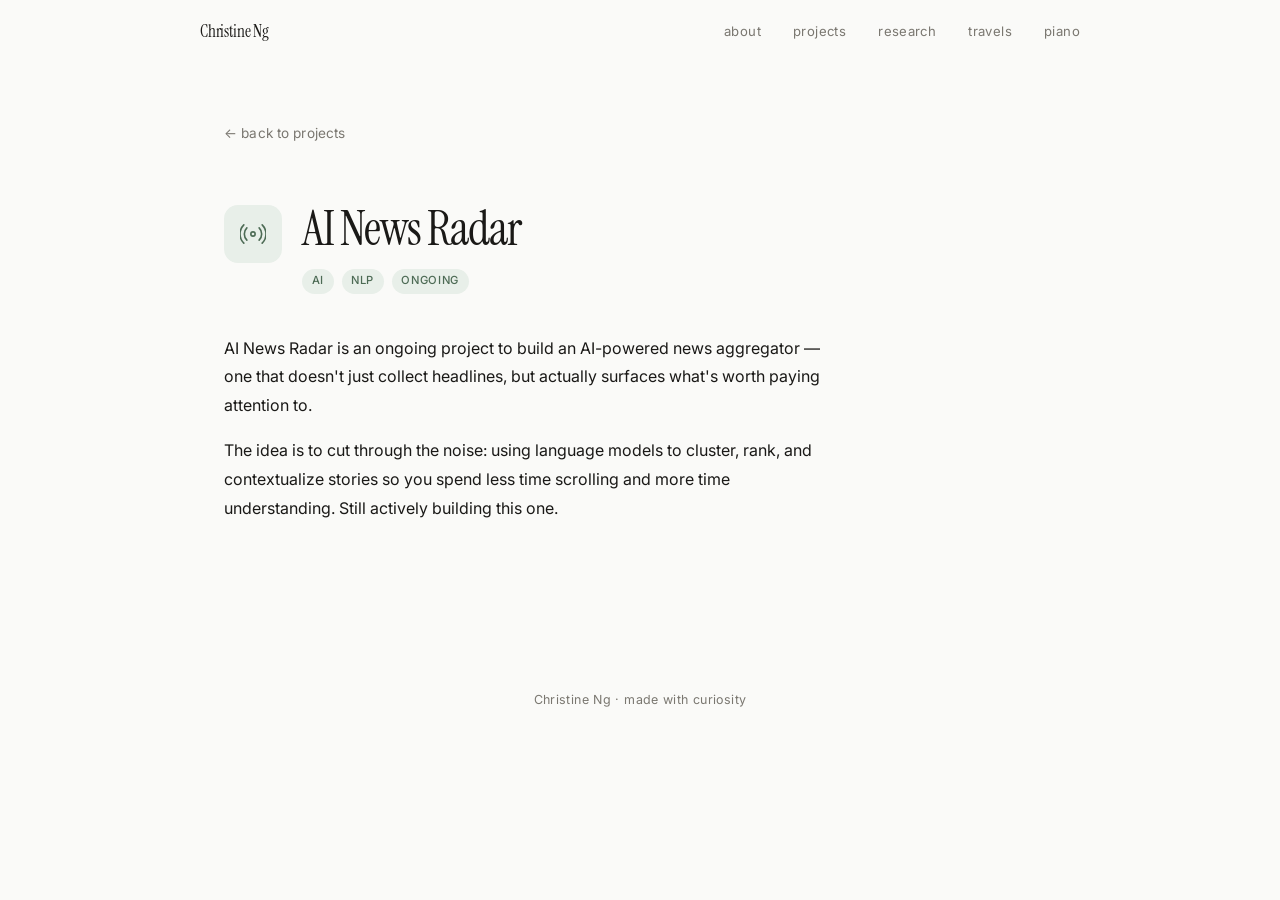
<file: projects/ai-news-radar.html>
<!DOCTYPE html>
<html lang="en">
<head>
  <meta charset="UTF-8">
  <meta name="viewport" content="width=device-width, initial-scale=1.0">
  <title>AI News Radar · Christine Ng</title>
  <link rel="preconnect" href="https://fonts.googleapis.com">
  <link rel="preconnect" href="https://fonts.gstatic.com" crossorigin>
  <link href="https://fonts.googleapis.com/css2?family=Instrument+Serif:ital@0;1&family=Inter:wght@300;400;500&display=swap" rel="stylesheet">
  <link rel="stylesheet" href="../style.css">
</head>
<body>

  <nav>
    <a href="../index.html" class="nav-name">Christine Ng</a>
    <div class="nav-links">
      <a href="../index.html#about">about</a>
      <a href="../index.html#projects">projects</a>
      <a href="../index.html#research">research</a>
      <a href="../index.html#travels">travels</a>
      <a href="../index.html#piano">piano</a>
    </div>
  </nav>

  <main>
    <div class="project-detail">

      <a href="../index.html#projects" class="back-link">← back to projects</a>

      <div class="project-detail-header">
        <div class="project-detail-icon">
          <svg viewBox="0 0 24 24" fill="none" stroke-width="1.5" stroke-linecap="round" stroke-linejoin="round">
            <circle cx="12" cy="12" r="2"/>
            <path d="M6.34 17.66a8 8 0 0 1 0-11.31"/>
            <path d="M17.66 6.34a8 8 0 0 1 0 11.31"/>
            <path d="M3.51 20.49a12 12 0 0 1 0-16.97"/>
            <path d="M20.49 3.51a12 12 0 0 1 0 16.97"/>
          </svg>
        </div>
        <div>
          <h1 class="project-detail-title">AI News Radar</h1>
          <div class="project-tags">
            <span class="project-tag">AI</span>
            <span class="project-tag">NLP</span>
            <span class="project-tag">Ongoing</span>
          </div>
        </div>
      </div>

      <div class="project-detail-body">
        <p>AI News Radar is an ongoing project to build an AI-powered news aggregator — one that doesn't just collect headlines, but actually surfaces what's worth paying attention to.</p>
        <p>The idea is to cut through the noise: using language models to cluster, rank, and contextualize stories so you spend less time scrolling and more time understanding. Still actively building this one.</p>
      </div>

    </div>
  </main>

  <footer>
    <p>Christine Ng &middot; made with curiosity</p>
  </footer>

  <script>
    const nav = document.querySelector('nav');
    window.addEventListener('scroll', () => {
      nav.classList.toggle('scrolled', window.scrollY > 10);
    }, { passive: true });
  </script>

</body>
</html>
</file>
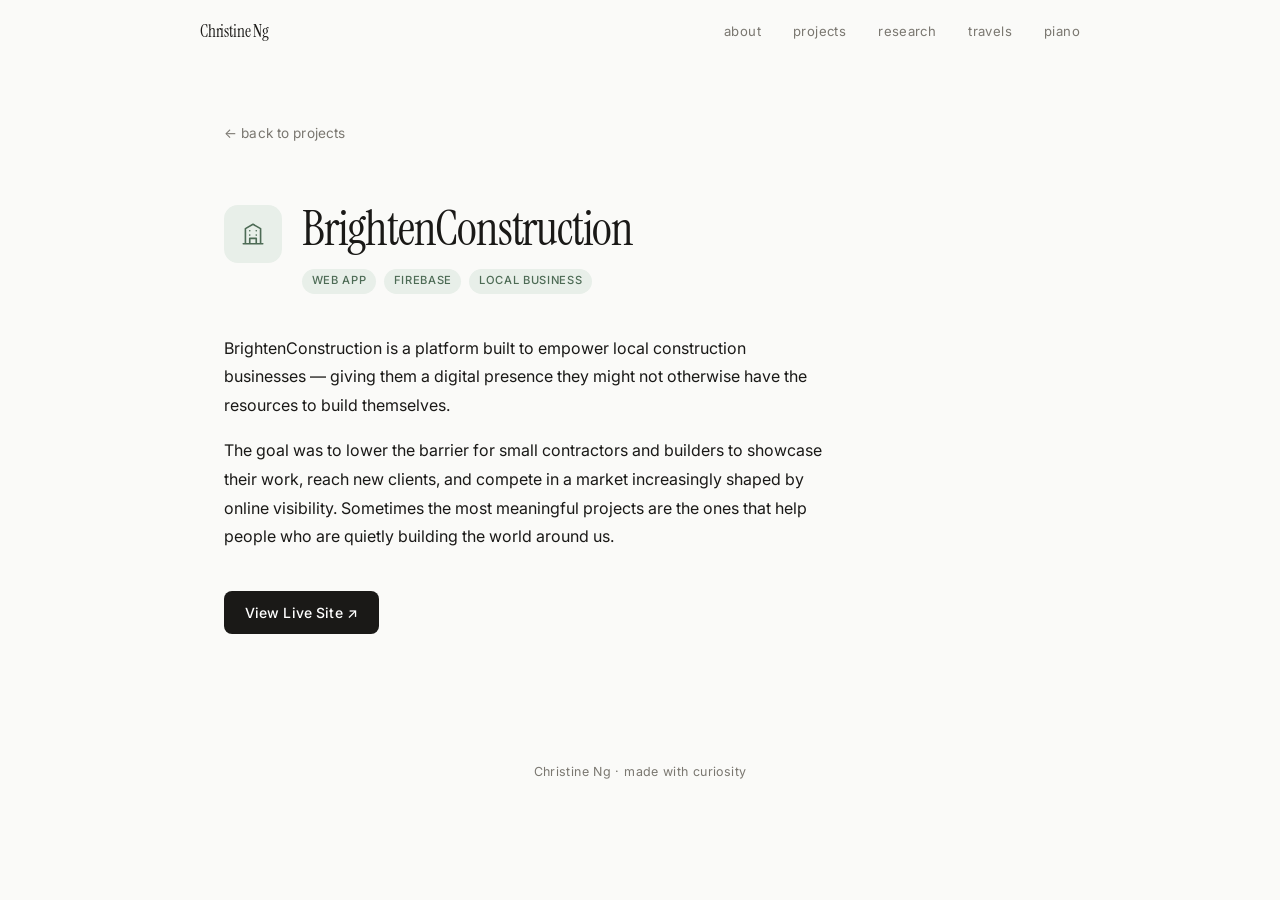
<file: projects/brighten-construction.html>
<!DOCTYPE html>
<html lang="en">
<head>
  <meta charset="UTF-8">
  <meta name="viewport" content="width=device-width, initial-scale=1.0">
  <title>BrightenConstruction · Christine Ng</title>
  <link rel="preconnect" href="https://fonts.googleapis.com">
  <link rel="preconnect" href="https://fonts.gstatic.com" crossorigin>
  <link href="https://fonts.googleapis.com/css2?family=Instrument+Serif:ital@0;1&family=Inter:wght@300;400;500&display=swap" rel="stylesheet">
  <link rel="stylesheet" href="../style.css">
</head>
<body>

  <nav>
    <a href="../index.html" class="nav-name">Christine Ng</a>
    <div class="nav-links">
      <a href="../index.html#about">about</a>
      <a href="../index.html#projects">projects</a>
      <a href="../index.html#research">research</a>
      <a href="../index.html#travels">travels</a>
      <a href="../index.html#piano">piano</a>
    </div>
  </nav>

  <main>
    <div class="project-detail">

      <a href="../index.html#projects" class="back-link">← back to projects</a>

      <div class="project-detail-header">
        <div class="project-detail-icon">
          <svg viewBox="0 0 24 24" fill="none" stroke-width="1.5" stroke-linecap="round" stroke-linejoin="round">
            <path d="M3 21h18M5 21V7l7-4 7 4v14M9 21v-5h6v5"/>
            <path d="M9 9h.01M15 9h.01M9 13h.01M15 13h.01"/>
          </svg>
        </div>
        <div>
          <h1 class="project-detail-title">BrightenConstruction</h1>
          <div class="project-tags">
            <span class="project-tag">Web App</span>
            <span class="project-tag">Firebase</span>
            <span class="project-tag">Local Business</span>
          </div>
        </div>
      </div>

      <div class="project-detail-body">
        <p>BrightenConstruction is a platform built to empower local construction businesses — giving them a digital presence they might not otherwise have the resources to build themselves.</p>
        <p>The goal was to lower the barrier for small contractors and builders to showcase their work, reach new clients, and compete in a market increasingly shaped by online visibility. Sometimes the most meaningful projects are the ones that help people who are quietly building the world around us.</p>
      </div>

      <a href="https://brighten-construction.web.app/" target="_blank" rel="noopener noreferrer" class="live-link">
        View Live Site ↗
      </a>

    </div>
  </main>

  <footer>
    <p>Christine Ng &middot; made with curiosity</p>
  </footer>

  <script>
    const nav = document.querySelector('nav');
    window.addEventListener('scroll', () => {
      nav.classList.toggle('scrolled', window.scrollY > 10);
    }, { passive: true });
  </script>

</body>
</html>
</file>
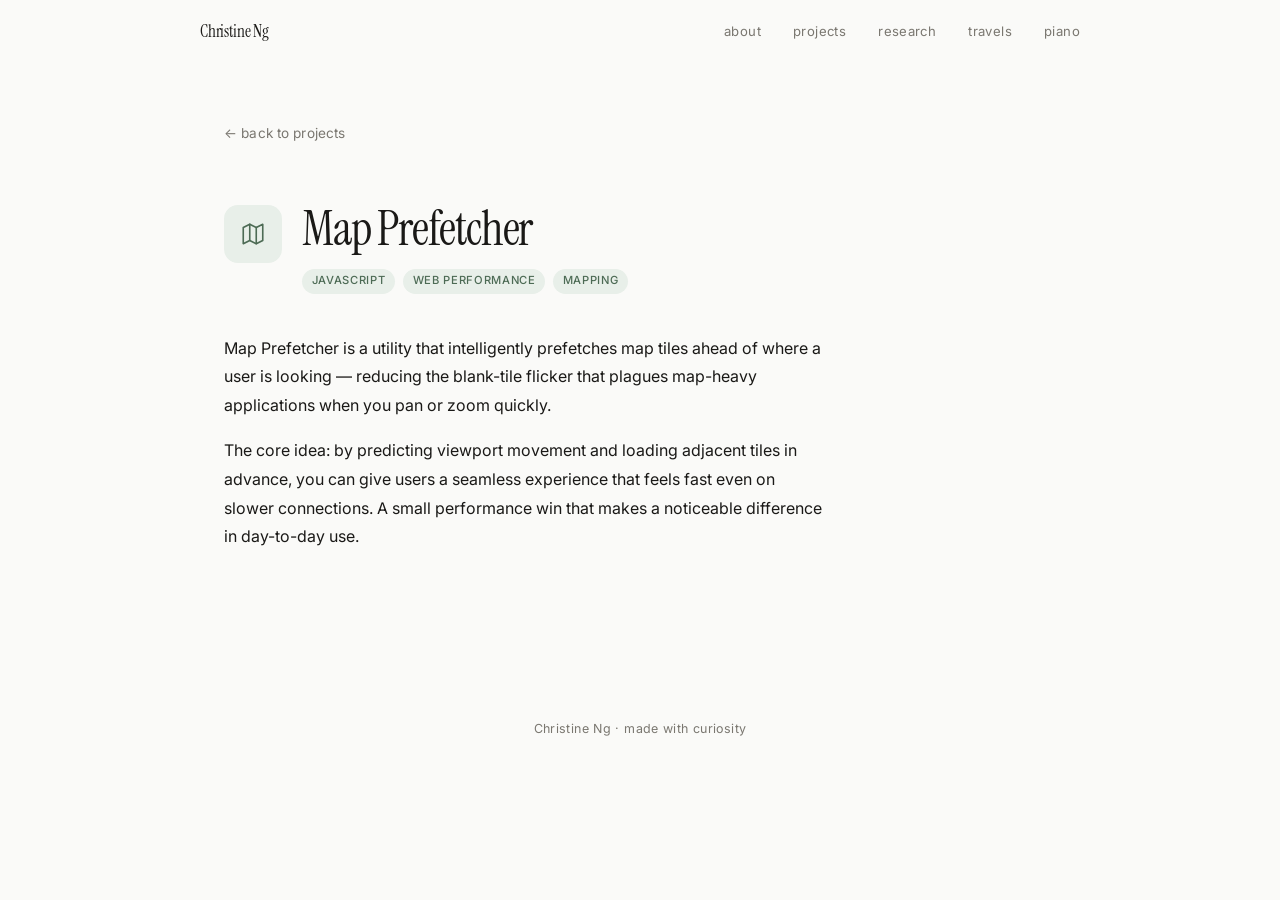
<file: projects/map-prefetcher.html>
<!DOCTYPE html>
<html lang="en">
<head>
  <meta charset="UTF-8">
  <meta name="viewport" content="width=device-width, initial-scale=1.0">
  <title>Map Prefetcher · Christine Ng</title>
  <link rel="preconnect" href="https://fonts.googleapis.com">
  <link rel="preconnect" href="https://fonts.gstatic.com" crossorigin>
  <link href="https://fonts.googleapis.com/css2?family=Instrument+Serif:ital@0;1&family=Inter:wght@300;400;500&display=swap" rel="stylesheet">
  <link rel="stylesheet" href="../style.css">
</head>
<body>

  <nav>
    <a href="../index.html" class="nav-name">Christine Ng</a>
    <div class="nav-links">
      <a href="../index.html#about">about</a>
      <a href="../index.html#projects">projects</a>
      <a href="../index.html#research">research</a>
      <a href="../index.html#travels">travels</a>
      <a href="../index.html#piano">piano</a>
    </div>
  </nav>

  <main>
    <div class="project-detail">

      <a href="../index.html#projects" class="back-link">← back to projects</a>

      <div class="project-detail-header">
        <div class="project-detail-icon">
          <svg viewBox="0 0 24 24" fill="none" stroke-width="1.5" stroke-linecap="round" stroke-linejoin="round">
            <polygon points="3 6 9 3 15 6 21 3 21 18 15 21 9 18 3 21"/>
            <line x1="9" y1="3" x2="9" y2="18"/>
            <line x1="15" y1="6" x2="15" y2="21"/>
          </svg>
        </div>
        <div>
          <h1 class="project-detail-title">Map Prefetcher</h1>
          <div class="project-tags">
            <span class="project-tag">JavaScript</span>
            <span class="project-tag">Web Performance</span>
            <span class="project-tag">Mapping</span>
          </div>
        </div>
      </div>

      <div class="project-detail-body">
        <p>Map Prefetcher is a utility that intelligently prefetches map tiles ahead of where a user is looking — reducing the blank-tile flicker that plagues map-heavy applications when you pan or zoom quickly.</p>
        <p>The core idea: by predicting viewport movement and loading adjacent tiles in advance, you can give users a seamless experience that feels fast even on slower connections. A small performance win that makes a noticeable difference in day-to-day use.</p>
      </div>

    </div>
  </main>

  <footer>
    <p>Christine Ng &middot; made with curiosity</p>
  </footer>

  <script>
    const nav = document.querySelector('nav');
    window.addEventListener('scroll', () => {
      nav.classList.toggle('scrolled', window.scrollY > 10);
    }, { passive: true });
  </script>

</body>
</html>
</file>
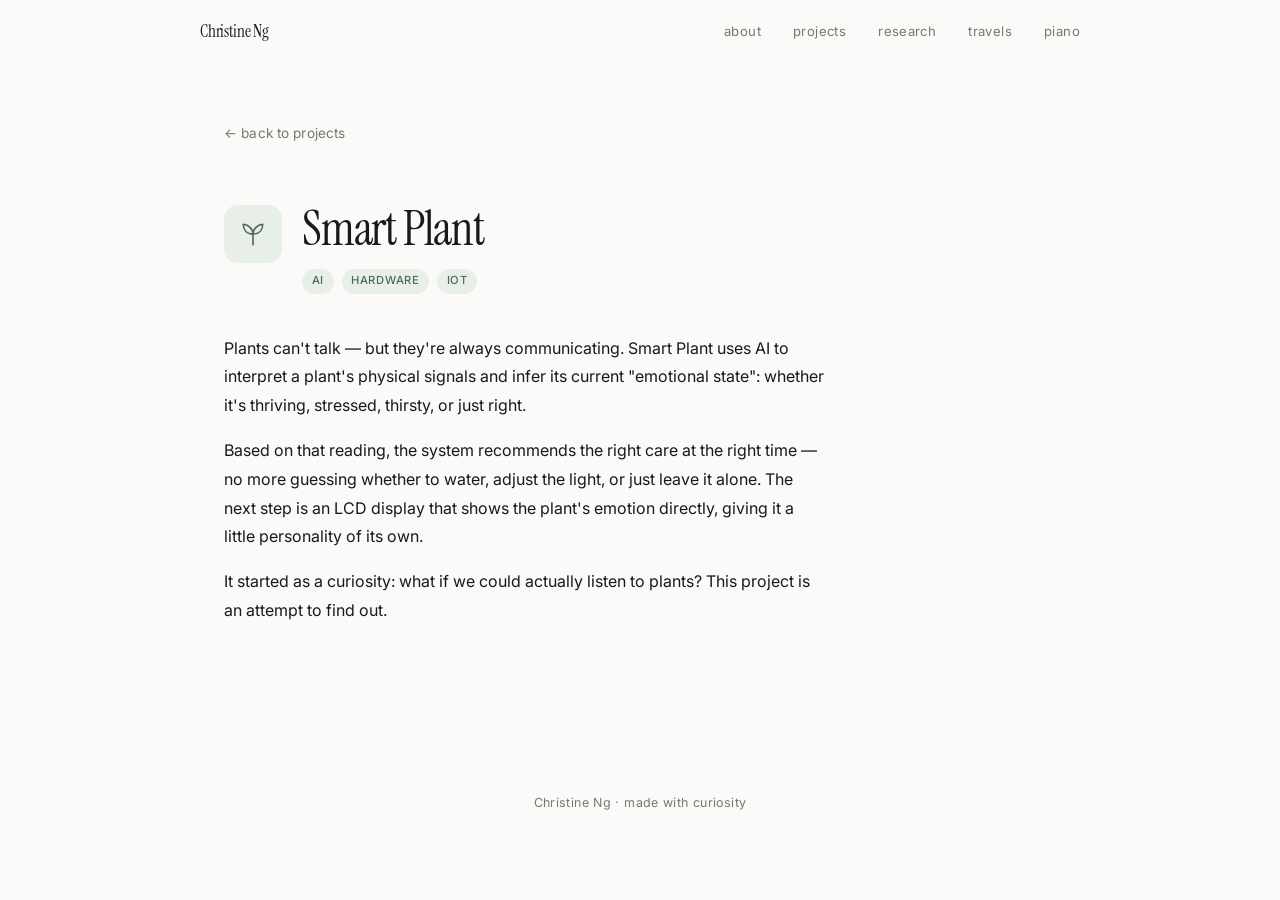
<file: projects/smart-plant.html>
<!DOCTYPE html>
<html lang="en">
<head>
  <meta charset="UTF-8">
  <meta name="viewport" content="width=device-width, initial-scale=1.0">
  <title>Smart Plant · Christine Ng</title>
  <link rel="preconnect" href="https://fonts.googleapis.com">
  <link rel="preconnect" href="https://fonts.gstatic.com" crossorigin>
  <link href="https://fonts.googleapis.com/css2?family=Instrument+Serif:ital@0;1&family=Inter:wght@300;400;500&display=swap" rel="stylesheet">
  <link rel="stylesheet" href="../style.css">
</head>
<body>

  <nav>
    <a href="../index.html" class="nav-name">Christine Ng</a>
    <div class="nav-links">
      <a href="../index.html#about">about</a>
      <a href="../index.html#projects">projects</a>
      <a href="../index.html#research">research</a>
      <a href="../index.html#travels">travels</a>
      <a href="../index.html#piano">piano</a>
    </div>
  </nav>

  <main>
    <div class="project-detail">

      <a href="../index.html#projects" class="back-link">← back to projects</a>

      <div class="project-detail-header">
        <div class="project-detail-icon">
          <svg viewBox="0 0 24 24" fill="none" stroke-width="1.5" stroke-linecap="round" stroke-linejoin="round">
            <path d="M12 22V12"/>
            <path d="M12 12C12 7 17 3 21 3c0 5-3 9-9 9"/>
            <path d="M12 12C12 7 7 3 3 3c0 5 3 9 9 9"/>
          </svg>
        </div>
        <div>
          <h1 class="project-detail-title">Smart Plant</h1>
          <div class="project-tags">
            <span class="project-tag">AI</span>
            <span class="project-tag">Hardware</span>
            <span class="project-tag">IoT</span>
          </div>
        </div>
      </div>

      <div class="project-detail-body">
        <p>Plants can't talk — but they're always communicating. Smart Plant uses AI to interpret a plant's physical signals and infer its current "emotional state": whether it's thriving, stressed, thirsty, or just right.</p>
        <p>Based on that reading, the system recommends the right care at the right time — no more guessing whether to water, adjust the light, or just leave it alone. The next step is an LCD display that shows the plant's emotion directly, giving it a little personality of its own.</p>
        <p>It started as a curiosity: what if we could actually listen to plants? This project is an attempt to find out.</p>
      </div>

    </div>
  </main>

  <footer>
    <p>Christine Ng &middot; made with curiosity</p>
  </footer>

  <script>
    const nav = document.querySelector('nav');
    window.addEventListener('scroll', () => {
      nav.classList.toggle('scrolled', window.scrollY > 10);
    }, { passive: true });
  </script>

</body>
</html>
</file>
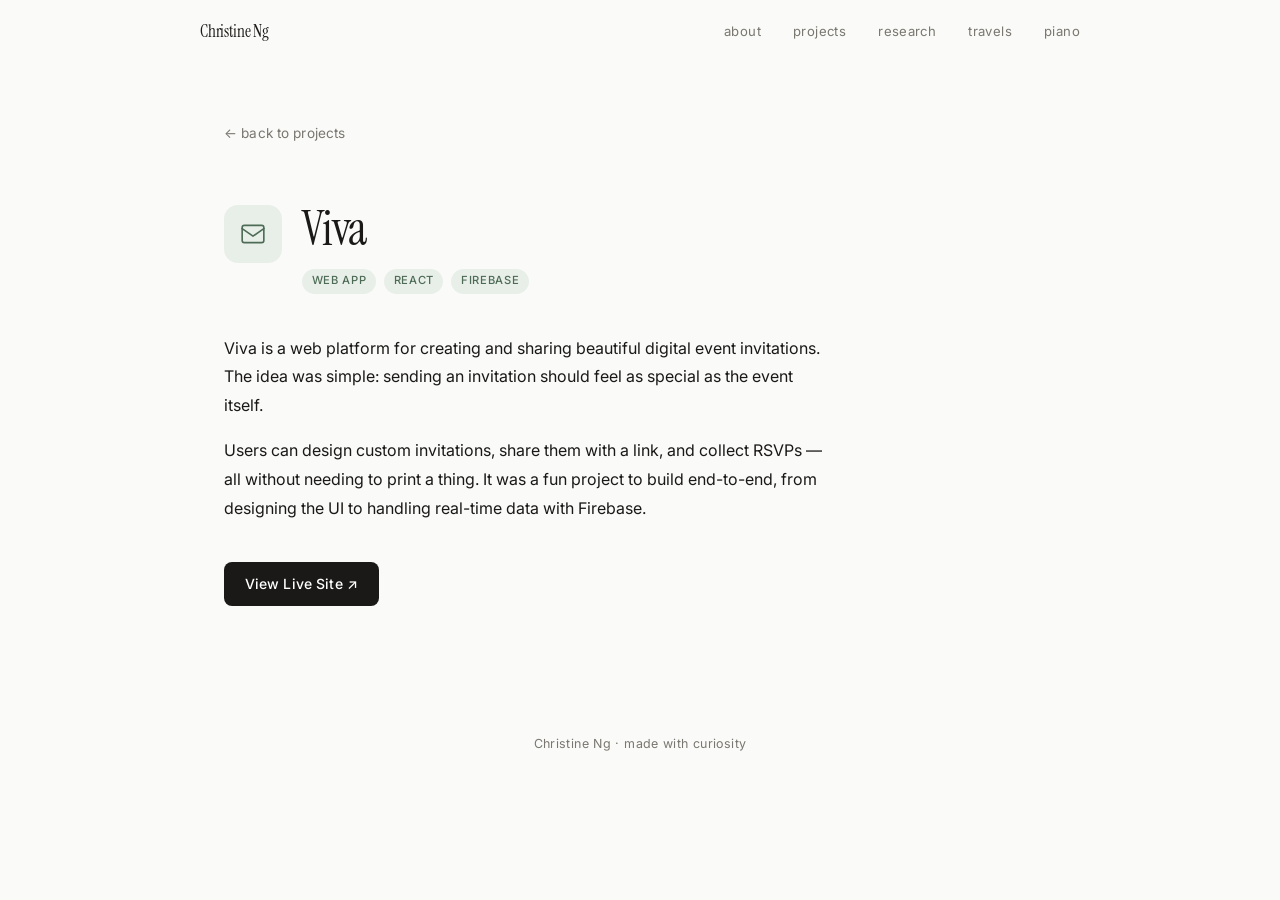
<file: projects/viva.html>
<!DOCTYPE html>
<html lang="en">
<head>
  <meta charset="UTF-8">
  <meta name="viewport" content="width=device-width, initial-scale=1.0">
  <title>Viva · Christine Ng</title>
  <link rel="preconnect" href="https://fonts.googleapis.com">
  <link rel="preconnect" href="https://fonts.gstatic.com" crossorigin>
  <link href="https://fonts.googleapis.com/css2?family=Instrument+Serif:ital@0;1&family=Inter:wght@300;400;500&display=swap" rel="stylesheet">
  <link rel="stylesheet" href="../style.css">
</head>
<body>

  <nav>
    <a href="../index.html" class="nav-name">Christine Ng</a>
    <div class="nav-links">
      <a href="../index.html#about">about</a>
      <a href="../index.html#projects">projects</a>
      <a href="../index.html#research">research</a>
      <a href="../index.html#travels">travels</a>
      <a href="../index.html#piano">piano</a>
    </div>
  </nav>

  <main>
    <div class="project-detail">

      <a href="../index.html#projects" class="back-link">← back to projects</a>

      <div class="project-detail-header">
        <div class="project-detail-icon">
          <svg viewBox="0 0 24 24" fill="none" stroke-width="1.5" stroke-linecap="round" stroke-linejoin="round">
            <rect x="2" y="4" width="20" height="16" rx="2"/>
            <path d="m2 7 10 7 10-7"/>
          </svg>
        </div>
        <div>
          <h1 class="project-detail-title">Viva</h1>
          <div class="project-tags">
            <span class="project-tag">Web App</span>
            <span class="project-tag">React</span>
            <span class="project-tag">Firebase</span>
          </div>
        </div>
      </div>

      <div class="project-detail-body">
        <p>Viva is a web platform for creating and sharing beautiful digital event invitations. The idea was simple: sending an invitation should feel as special as the event itself.</p>
        <p>Users can design custom invitations, share them with a link, and collect RSVPs — all without needing to print a thing. It was a fun project to build end-to-end, from designing the UI to handling real-time data with Firebase.</p>
      </div>

      <a href="https://viva-invite.web.app/" target="_blank" rel="noopener noreferrer" class="live-link">
        View Live Site ↗
      </a>

    </div>
  </main>

  <footer>
    <p>Christine Ng &middot; made with curiosity</p>
  </footer>

  <script>
    const nav = document.querySelector('nav');
    window.addEventListener('scroll', () => {
      nav.classList.toggle('scrolled', window.scrollY > 10);
    }, { passive: true });
  </script>

</body>
</html>
</file>
<file: style.css>
/* ============================================
   CHRISTINE NG · PERSONAL SITE
   ============================================ */

*, *::before, *::after {
  box-sizing: border-box;
  margin: 0;
  padding: 0;
}

:root {
  --bg: #fafaf8;
  --text: #1a1917;
  --muted: #7a7770;
  --accent: #4d6b55;
  --accent-light: #e8efe9;
  --border: #e0ddd8;
  --card: #ffffff;
  --max-w: 880px;
  --nav-h: 64px;
  --serif: 'Instrument Serif', Georgia, serif;
  --sans: 'Inter', system-ui, -apple-system, sans-serif;
}

html {
  scroll-behavior: smooth;
}

body {
  font-family: var(--sans);
  background: var(--bg);
  color: var(--text);
  line-height: 1.6;
  -webkit-font-smoothing: antialiased;
}

/* ── NAVIGATION ── */

nav {
  position: fixed;
  top: 0;
  left: 0;
  right: 0;
  z-index: 100;
  height: var(--nav-h);
  display: flex;
  align-items: center;
  justify-content: space-between;
  padding: 0 max(24px, calc(50% - var(--max-w) / 2));
  background: var(--bg);
  border-bottom: 1px solid transparent;
  transition: border-color 0.3s, background 0.3s;
}

nav.scrolled {
  border-bottom-color: var(--border);
  background: rgba(250, 250, 248, 0.9);
  backdrop-filter: blur(14px);
}

.nav-name {
  font-family: var(--serif);
  font-size: 1.05rem;
  color: var(--text);
  text-decoration: none;
  letter-spacing: -0.01em;
}

.nav-links {
  display: flex;
  gap: 2rem;
}

.nav-links a {
  font-size: 0.82rem;
  color: var(--muted);
  text-decoration: none;
  letter-spacing: 0.03em;
  transition: color 0.2s;
}

.nav-links a:hover {
  color: var(--text);
}

/* ── LAYOUT ── */

.container {
  max-width: var(--max-w);
  margin: 0 auto;
  padding: 0 24px;
}

main {
  padding-top: var(--nav-h);
}

section {
  padding: 88px 0;
  border-bottom: 1px solid var(--border);
}

section:last-of-type {
  border-bottom: none;
}

.section-label {
  font-size: 0.7rem;
  font-weight: 500;
  letter-spacing: 0.14em;
  text-transform: uppercase;
  color: var(--accent);
  margin-bottom: 1.25rem;
}

.section-intro {
  font-family: var(--serif);
  font-style: italic;
  font-size: 1.05rem;
  color: var(--muted);
  margin-bottom: 2.5rem;
  line-height: 1.6;
}

/* ── FADE IN ── */

.fade-in {
  opacity: 0;
  transform: translateY(18px);
  transition: opacity 0.65s ease, transform 0.65s ease;
}

.fade-in.visible {
  opacity: 1;
  transform: translateY(0);
}

/* ── HERO ── */

#hero {
  min-height: calc(100vh - var(--nav-h));
  display: flex;
  align-items: center;
  padding: 0;
}

.hero-content {
  max-width: var(--max-w);
  margin: 0 auto;
  padding: 0 24px;
}

.hero-content h1 {
  font-family: var(--serif);
  font-size: clamp(3.2rem, 8vw, 5.8rem);
  font-weight: 400;
  line-height: 1.08;
  letter-spacing: -0.025em;
  margin-bottom: 1.25rem;
}

.hero-tagline {
  font-family: var(--serif);
  font-style: italic;
  font-size: clamp(1rem, 2.2vw, 1.3rem);
  color: var(--muted);
  margin-bottom: 2.75rem;
  letter-spacing: 0.01em;
}

.hero-meta {
  display: flex;
  flex-direction: column;
  gap: 0.6rem;
}

.hero-meta > span:first-child {
  font-size: 0.875rem;
  color: var(--muted);
}

.aws-badge {
  display: inline-flex;
  align-items: center;
  gap: 0.4rem;
  background: var(--accent-light);
  color: var(--accent);
  font-size: 0.78rem;
  font-weight: 500;
  padding: 0.3rem 0.8rem;
  border-radius: 100px;
  width: fit-content;
  letter-spacing: 0.01em;
}

/* ── ABOUT ── */

.about-layout {
  display: flex;
  align-items: flex-start;
  gap: 3.5rem;
}

.about-body {
  flex: 1;
  max-width: 520px;
  display: flex;
  flex-direction: column;
  gap: 1.1rem;
}

.about-photo-wrap {
  flex-shrink: 0;
}

.about-photo {
  width: 200px;
  height: 240px;
  object-fit: cover;
  border-radius: 12px;
  display: block;
}

.about-photo-placeholder {
  width: 200px;
  height: 240px;
  border-radius: 12px;
  border: 1.5px dashed var(--border);
  display: flex;
  flex-direction: column;
  align-items: center;
  justify-content: center;
  gap: 0.6rem;
  color: var(--muted);
  background: var(--bg);
}

.about-photo-placeholder svg {
  width: 36px;
  height: 36px;
  opacity: 0.3;
}

.about-photo-placeholder span {
  font-size: 0.72rem;
  opacity: 0.45;
  letter-spacing: 0.03em;
}

@media (max-width: 640px) {
  .about-layout {
    flex-direction: column-reverse;
    gap: 2rem;
  }
  .about-photo,
  .about-photo-placeholder {
    width: 100%;
    height: 200px;
  }
}

.about-body p {
  font-size: 1rem;
  line-height: 1.8;
  color: var(--text);
}

.linkedin-link {
  display: inline-flex;
  align-items: center;
  gap: 0.45rem;
  margin-top: 0.5rem;
  color: var(--accent);
  text-decoration: none;
  font-size: 0.875rem;
  font-weight: 500;
  border-bottom: 1px solid var(--accent);
  padding-bottom: 1px;
  width: fit-content;
  transition: opacity 0.2s;
}

.linkedin-link:hover {
  opacity: 0.65;
}

/* ── PROJECTS ── */

.projects-grid {
  display: grid;
  grid-template-columns: repeat(auto-fill, minmax(260px, 1fr));
  gap: 1rem;
}

.project-card {
  background: var(--card);
  border: 1px solid var(--border);
  border-radius: 14px;
  padding: 1.5rem;
  text-decoration: none;
  color: var(--text);
  display: flex;
  flex-direction: column;
  gap: 0.6rem;
  transition: transform 0.22s, box-shadow 0.22s, border-color 0.22s;
  position: relative;
  overflow: hidden;
}

.project-card:hover {
  transform: translateY(-4px);
  box-shadow: 0 10px 36px rgba(0, 0, 0, 0.07);
  border-color: var(--accent);
}

.project-card:hover .card-arrow {
  opacity: 1;
  transform: translate(0, 0);
}

.project-icon {
  width: 42px;
  height: 42px;
  border-radius: 10px;
  background: var(--accent-light);
  display: flex;
  align-items: center;
  justify-content: center;
  flex-shrink: 0;
  margin-bottom: 0.25rem;
}

.project-icon svg {
  width: 20px;
  height: 20px;
  stroke: var(--accent);
}

.project-card-name {
  font-weight: 500;
  font-size: 0.95rem;
  letter-spacing: -0.01em;
}

.project-card-desc {
  font-size: 0.84rem;
  color: var(--muted);
  line-height: 1.6;
  flex: 1;
}

.card-arrow {
  position: absolute;
  top: 1.25rem;
  right: 1.25rem;
  color: var(--accent);
  opacity: 0;
  transform: translate(-5px, 5px);
  transition: opacity 0.22s, transform 0.22s;
  font-size: 1rem;
}

.tag {
  display: inline-block;
  font-size: 0.68rem;
  font-weight: 500;
  letter-spacing: 0.07em;
  text-transform: uppercase;
  padding: 0.18rem 0.55rem;
  border-radius: 100px;
  background: #fff3e0;
  color: #a0672a;
  width: fit-content;
}

.tag.ongoing {
  background: #e8f5e9;
  color: #2e7d32;
}

/* ── RESEARCH ── */

.research-items {
  display: flex;
  flex-direction: column;
  gap: 2.75rem;
}

.research-item {
  border-left: 2px solid var(--accent-light);
  padding-left: 1.5rem;
  transition: border-color 0.2s;
}

.research-item:hover {
  border-left-color: var(--accent);
}

.research-title {
  font-weight: 500;
  font-size: 0.95rem;
  margin-bottom: 0.35rem;
  letter-spacing: -0.005em;
}

.research-meta {
  font-size: 0.8rem;
  color: var(--muted);
  display: flex;
  flex-wrap: wrap;
  gap: 0.5rem 1rem;
}

.research-meta span::before {
  content: '';
}

.research-bullets {
  margin-top: 1rem;
  display: flex;
  flex-direction: column;
  gap: 0.55rem;
  list-style: none;
}

.research-bullets li {
  font-size: 0.875rem;
  line-height: 1.7;
  color: #4a4742;
  padding-left: 1.1rem;
  position: relative;
}

.research-bullets li::before {
  content: '·';
  position: absolute;
  left: 0;
  color: var(--accent);
  font-size: 1.1rem;
  line-height: 1.5;
}

/* ── TRAVELS ── */

.travels-intro {
  font-family: var(--serif);
  font-style: italic;
  font-size: 1.05rem;
  color: var(--muted);
  margin-bottom: 2.5rem;
  max-width: 440px;
  line-height: 1.6;
}

.travel-grid {
  display: grid;
  grid-template-columns: repeat(3, 1fr);
  gap: 0.75rem;
}

.travel-photo {
  aspect-ratio: 4 / 3;
  border-radius: 10px;
  overflow: hidden;
  background: var(--border);
}

.travel-photo img {
  width: 100%;
  height: 100%;
  object-fit: cover;
  transition: transform 0.4s ease;
}

.travel-photo:hover img {
  transform: scale(1.05);
}

.travel-placeholder {
  aspect-ratio: 4 / 3;
  border-radius: 10px;
  border: 1.5px dashed var(--border);
  display: flex;
  flex-direction: column;
  align-items: center;
  justify-content: center;
  gap: 0.6rem;
  color: var(--muted);
  background: var(--bg);
}

.travel-placeholder svg {
  width: 22px;
  height: 22px;
  opacity: 0.35;
}

.travel-placeholder span {
  font-size: 0.7rem;
  opacity: 0.45;
  letter-spacing: 0.03em;
}

/* ── PIANO ── */

.piano-intro {
  font-family: var(--serif);
  font-style: italic;
  font-size: 1.05rem;
  color: var(--muted);
  margin-bottom: 2.5rem;
  max-width: 440px;
  line-height: 1.6;
}

.piano-grid {
  display: grid;
  grid-template-columns: repeat(auto-fill, minmax(260px, 1fr));
  gap: 1rem;
}

.piano-card {
  border-radius: 12px;
  border: 1.5px dashed var(--border);
  overflow: hidden;
  background: var(--bg);
}

.video-placeholder {
  aspect-ratio: 16 / 9;
  display: flex;
  flex-direction: column;
  align-items: center;
  justify-content: center;
  gap: 0.8rem;
  color: var(--muted);
}

.play-icon {
  width: 46px;
  height: 46px;
  border-radius: 50%;
  border: 1.5px solid var(--border);
  display: flex;
  align-items: center;
  justify-content: center;
}

.play-icon svg {
  width: 16px;
  height: 16px;
  fill: var(--muted);
  margin-left: 2px;
  opacity: 0.5;
}

.video-placeholder > span {
  font-size: 0.72rem;
  opacity: 0.4;
  letter-spacing: 0.03em;
}

.piano-card-label {
  padding: 0.7rem 1rem;
  border-top: 1px solid var(--border);
  font-size: 0.78rem;
  color: var(--muted);
  font-style: italic;
}

/* ── FOOTER ── */

footer {
  padding: 3rem 24px;
  text-align: center;
  font-size: 0.78rem;
  color: var(--muted);
  letter-spacing: 0.03em;
}

/* ── PROJECT DETAIL PAGE ── */

.project-detail {
  max-width: var(--max-w);
  margin: 0 auto;
  padding: 56px 24px 80px;
}

.back-link {
  display: inline-flex;
  align-items: center;
  gap: 0.35rem;
  color: var(--muted);
  text-decoration: none;
  font-size: 0.85rem;
  margin-bottom: 3.5rem;
  transition: color 0.2s;
  letter-spacing: 0.01em;
}

.back-link:hover {
  color: var(--text);
}

.project-detail-header {
  display: flex;
  align-items: flex-start;
  gap: 1.25rem;
  margin-bottom: 2.5rem;
}

.project-detail-icon {
  width: 58px;
  height: 58px;
  border-radius: 14px;
  background: var(--accent-light);
  display: flex;
  align-items: center;
  justify-content: center;
  flex-shrink: 0;
  margin-top: 4px;
}

.project-detail-icon svg {
  width: 26px;
  height: 26px;
  stroke: var(--accent);
}

.project-detail-title {
  font-family: var(--serif);
  font-size: clamp(2rem, 5vw, 3rem);
  font-weight: 400;
  line-height: 1.15;
  letter-spacing: -0.025em;
}

.project-tags {
  display: flex;
  flex-wrap: wrap;
  gap: 0.5rem;
  margin-top: 0.8rem;
}

.project-tag {
  font-size: 0.7rem;
  font-weight: 500;
  letter-spacing: 0.06em;
  text-transform: uppercase;
  padding: 0.22rem 0.6rem;
  border-radius: 100px;
  background: var(--accent-light);
  color: var(--accent);
}

.project-detail-body {
  max-width: 600px;
  margin-bottom: 2.5rem;
}

.project-detail-body p {
  font-size: 1rem;
  line-height: 1.8;
  color: var(--text);
  margin-bottom: 1rem;
}

.project-detail-body p:last-child {
  margin-bottom: 0;
}

.live-link {
  display: inline-flex;
  align-items: center;
  gap: 0.5rem;
  background: var(--text);
  color: #fff;
  text-decoration: none;
  font-size: 0.875rem;
  font-weight: 500;
  padding: 0.65rem 1.3rem;
  border-radius: 8px;
  transition: background 0.2s;
  letter-spacing: 0.01em;
}

.live-link:hover {
  background: var(--accent);
}

/* ── RESPONSIVE ── */

@media (max-width: 640px) {
  .nav-links {
    display: none;
  }

  .travel-grid {
    grid-template-columns: repeat(2, 1fr);
  }

  .projects-grid {
    grid-template-columns: 1fr;
  }

  section {
    padding: 64px 0;
  }

  .project-detail-header {
    flex-direction: column;
  }

  .hero-content h1 {
    font-size: 3rem;
  }
}
</file>
